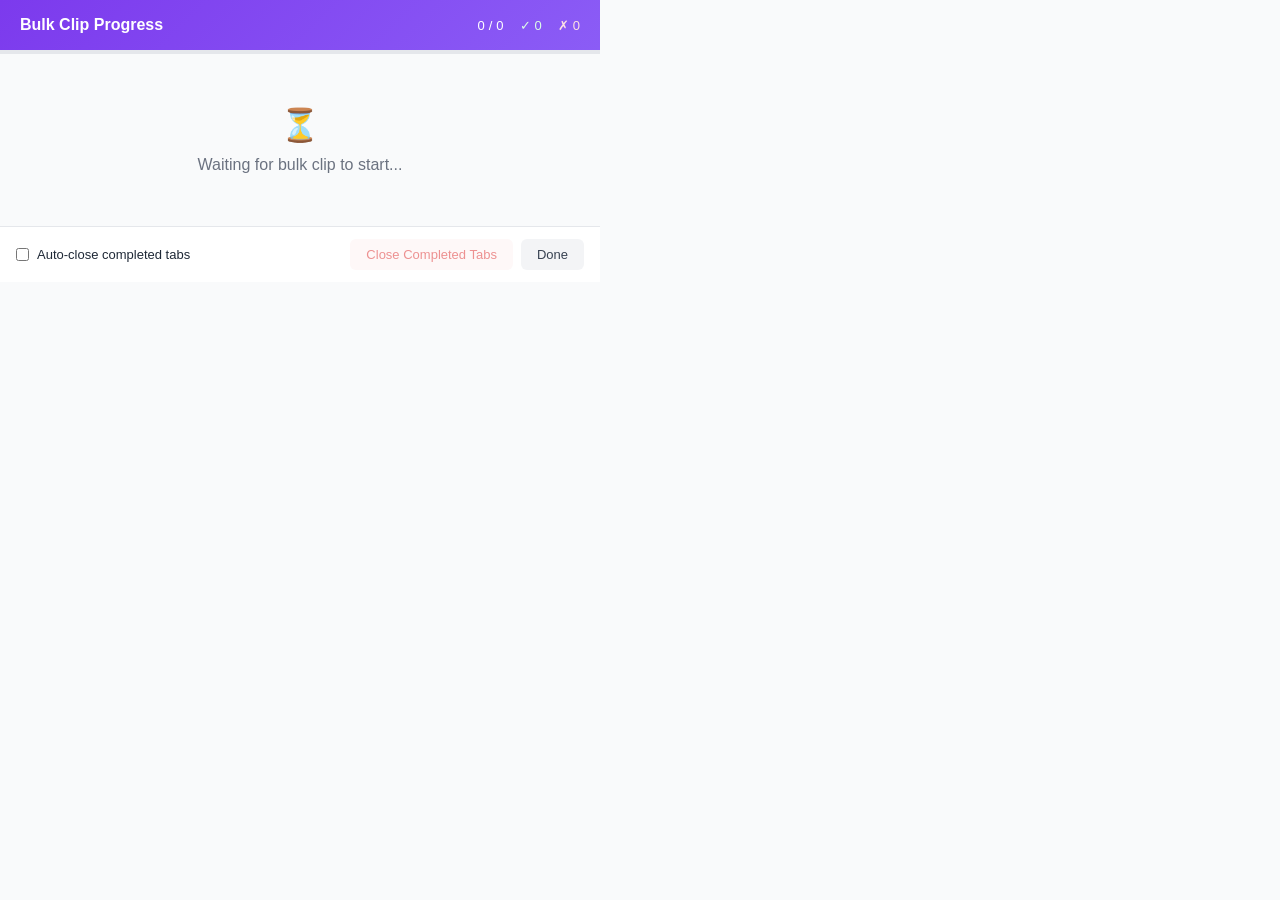
<file: bulk-clip-status.html>
<!DOCTYPE html>
<html lang="en">
<head>
  <meta charset="UTF-8">
  <meta name="viewport" content="width=device-width, initial-scale=1.0">
  <title>Bulk Clip Progress</title>
  <style>
    :root {
      --gray-50: #f9fafb;
      --gray-100: #f3f4f6;
      --gray-200: #e5e7eb;
      --gray-300: #d1d5db;
      --gray-400: #9ca3af;
      --gray-500: #6b7280;
      --gray-600: #4b5563;
      --gray-700: #374151;
      --gray-800: #1f2937;
      --gray-900: #111827;
      --purple-50: #f5f3ff;
      --purple-100: #ede9fe;
      --purple-500: #8b5cf6;
      --purple-600: #7c3aed;
      --green-50: #f0fdf4;
      --green-100: #dcfce7;
      --green-500: #22c55e;
      --green-600: #16a34a;
      --red-50: #fef2f2;
      --red-100: #fee2e2;
      --red-500: #ef4444;
      --red-600: #dc2626;
      --yellow-50: #fefce8;
      --yellow-100: #fef9c3;
      --yellow-500: #eab308;
      --blue-50: #eff6ff;
      --blue-100: #dbeafe;
      --blue-500: #3b82f6;
    }

    * {
      margin: 0;
      padding: 0;
      box-sizing: border-box;
    }

    body {
      font-family: -apple-system, BlinkMacSystemFont, 'Segoe UI', Roboto, sans-serif;
      background: var(--gray-50);
      min-width: 450px;
      max-width: 600px;
      color: var(--gray-800);
    }

    .header {
      background: linear-gradient(135deg, var(--purple-600), var(--purple-500));
      color: white;
      padding: 16px 20px;
      display: flex;
      justify-content: space-between;
      align-items: center;
    }

    .header h1 {
      font-size: 16px;
      font-weight: 600;
      display: flex;
      align-items: center;
      gap: 8px;
    }

    .header-stats {
      display: flex;
      gap: 16px;
      font-size: 13px;
    }

    .header-stat {
      display: flex;
      align-items: center;
      gap: 4px;
    }

    .progress-bar-container {
      background: var(--gray-200);
      height: 4px;
      width: 100%;
    }

    .progress-bar {
      background: var(--green-500);
      height: 100%;
      width: 0%;
      transition: width 0.3s ease;
    }

    .tabs-list {
      max-height: 400px;
      overflow-y: auto;
      padding: 12px;
    }

    .tab-item {
      background: white;
      border: 1px solid var(--gray-200);
      border-radius: 8px;
      padding: 12px;
      margin-bottom: 8px;
      display: flex;
      align-items: flex-start;
      gap: 12px;
      transition: all 0.2s ease;
    }

    .tab-item:hover {
      border-color: var(--gray-300);
    }

    .tab-item.success {
      background: var(--green-50);
      border-color: var(--green-100);
    }

    .tab-item.failed {
      background: var(--red-50);
      border-color: var(--red-100);
    }

    .tab-item.processing {
      background: var(--blue-50);
      border-color: var(--blue-100);
    }

    .tab-favicon {
      width: 20px;
      height: 20px;
      border-radius: 4px;
      flex-shrink: 0;
    }

    .tab-info {
      flex: 1;
      min-width: 0;
    }

    .tab-title {
      font-size: 13px;
      font-weight: 500;
      color: var(--gray-800);
      white-space: nowrap;
      overflow: hidden;
      text-overflow: ellipsis;
      margin-bottom: 4px;
    }

    .tab-url {
      font-size: 11px;
      color: var(--gray-500);
      white-space: nowrap;
      overflow: hidden;
      text-overflow: ellipsis;
    }

    .tab-status {
      display: flex;
      flex-direction: column;
      align-items: flex-end;
      gap: 4px;
      flex-shrink: 0;
    }

    .status-badge {
      font-size: 11px;
      padding: 3px 8px;
      border-radius: 12px;
      font-weight: 500;
    }

    .status-badge.pending {
      background: var(--gray-100);
      color: var(--gray-600);
    }

    .status-badge.processing {
      background: var(--blue-100);
      color: var(--blue-500);
    }

    .status-badge.success {
      background: var(--green-100);
      color: var(--green-600);
    }

    .status-badge.failed {
      background: var(--red-100);
      color: var(--red-600);
    }

    .processing-type {
      font-size: 10px;
      color: var(--gray-500);
    }

    .tab-actions {
      display: flex;
      gap: 4px;
      margin-top: 4px;
    }

    .tab-action-btn {
      background: none;
      border: none;
      font-size: 11px;
      color: var(--gray-500);
      cursor: pointer;
      padding: 2px 6px;
      border-radius: 4px;
      transition: all 0.15s ease;
    }

    .tab-action-btn:hover {
      background: var(--gray-100);
      color: var(--gray-700);
    }

    .tab-action-btn.close:hover {
      background: var(--red-50);
      color: var(--red-600);
    }

    .footer {
      background: white;
      border-top: 1px solid var(--gray-200);
      padding: 12px 16px;
      display: flex;
      justify-content: space-between;
      align-items: center;
    }

    .footer-actions {
      display: flex;
      gap: 8px;
    }

    .btn {
      padding: 8px 16px;
      border-radius: 6px;
      font-size: 13px;
      font-weight: 500;
      cursor: pointer;
      border: none;
      transition: all 0.15s ease;
    }

    .btn-primary {
      background: var(--purple-600);
      color: white;
    }

    .btn-primary:hover {
      background: var(--purple-500);
    }

    .btn-secondary {
      background: var(--gray-100);
      color: var(--gray-700);
    }

    .btn-secondary:hover {
      background: var(--gray-200);
    }

    .btn-danger {
      background: var(--red-50);
      color: var(--red-600);
    }

    .btn-danger:hover {
      background: var(--red-100);
    }

    .btn:disabled {
      opacity: 0.5;
      cursor: not-allowed;
    }

    .empty-state {
      text-align: center;
      padding: 40px 20px;
      color: var(--gray-500);
    }

    .empty-state-icon {
      font-size: 32px;
      margin-bottom: 12px;
    }

    .spinner {
      display: inline-block;
      width: 12px;
      height: 12px;
      border: 2px solid var(--blue-100);
      border-top-color: var(--blue-500);
      border-radius: 50%;
      animation: spin 0.8s linear infinite;
    }

    @keyframes spin {
      to { transform: rotate(360deg); }
    }
  </style>
</head>
<body>
  <div class="header">
    <h1>
      <span>Bulk Clip Progress</span>
    </h1>
    <div class="header-stats">
      <div class="header-stat">
        <span id="completed-count">0</span>/<span id="total-count">0</span>
      </div>
      <div class="header-stat" id="success-stat" style="color: var(--green-100);">
        ✓ <span id="success-count">0</span>
      </div>
      <div class="header-stat" id="failed-stat" style="color: var(--red-100);">
        ✗ <span id="failed-count">0</span>
      </div>
    </div>
  </div>

  <div class="progress-bar-container">
    <div class="progress-bar" id="progress-bar"></div>
  </div>

  <div class="tabs-list" id="tabs-list">
    <div class="empty-state">
      <div class="empty-state-icon">⏳</div>
      <p>Waiting for bulk clip to start...</p>
    </div>
  </div>

  <div class="footer">
    <div>
      <label style="font-size: 13px; display: flex; align-items: center; gap: 8px; cursor: pointer;">
        <input type="checkbox" id="auto-close-tabs">
        Auto-close completed tabs
      </label>
    </div>
    <div class="footer-actions">
      <button class="btn btn-danger" id="close-completed-btn" disabled>
        Close Completed Tabs
      </button>
      <button class="btn btn-secondary" id="close-popup-btn">
        Done
      </button>
    </div>
  </div>

  <script src="bulk-clip-status.js"></script>
</body>
</html>
</file>
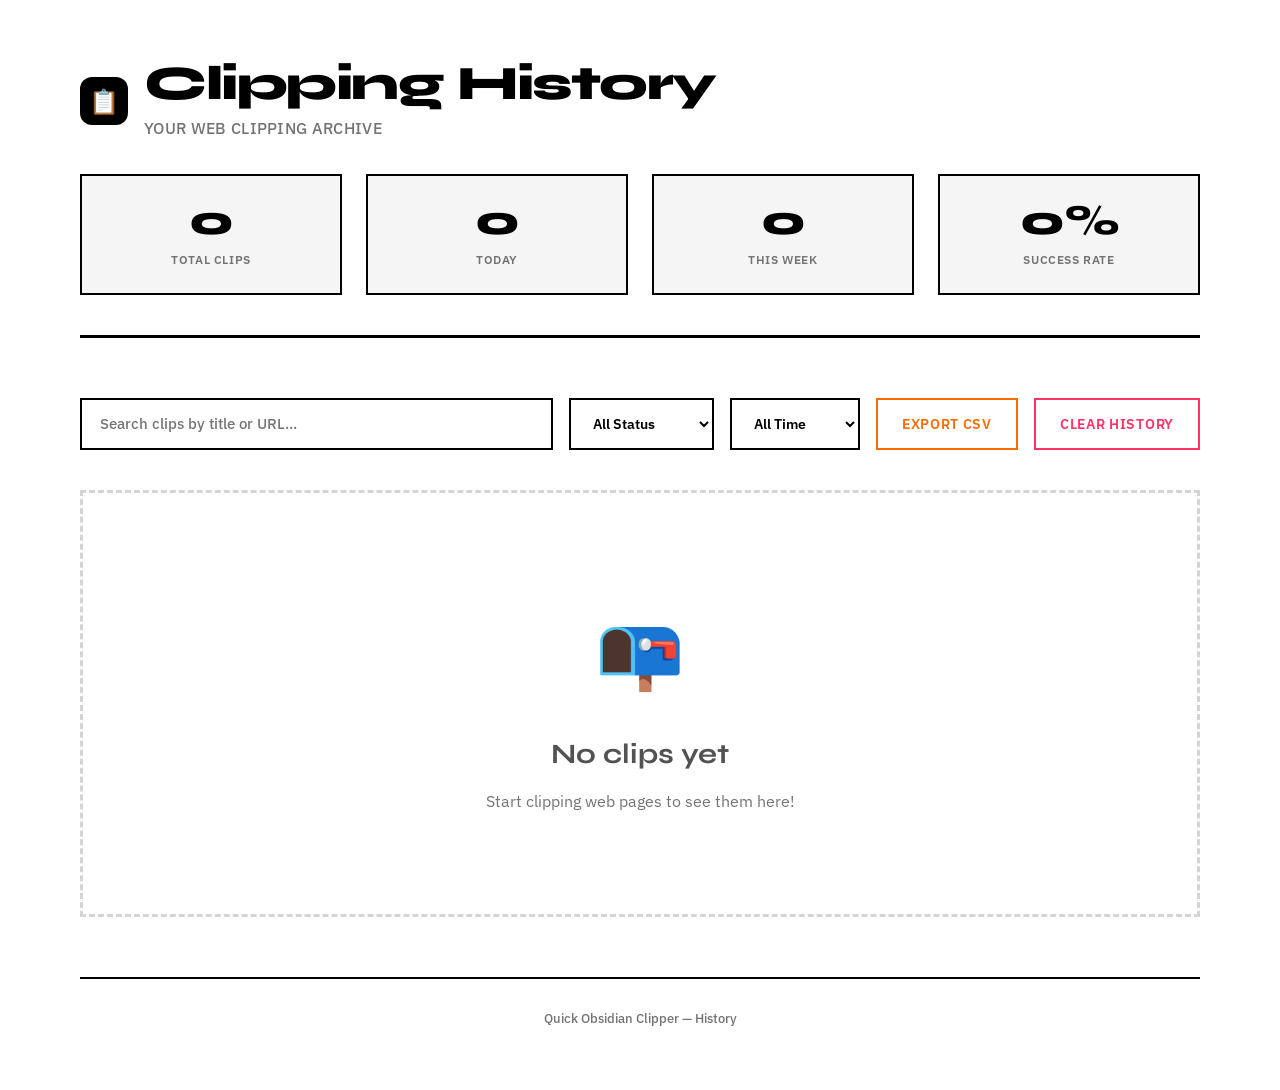
<file: history.html>
<!DOCTYPE html>
<html lang="en">
<head>
  <meta charset="UTF-8">
  <meta name="viewport" content="width=device-width, initial-scale=1.0">
  <title>Clipping History — Quick Obsidian Clipper</title>
  <link rel="preconnect" href="https://fonts.googleapis.com">
  <link rel="preconnect" href="https://fonts.gstatic.com" crossorigin>
  <link href="https://fonts.googleapis.com/css2?family=Syne:wght@700;800&family=IBM+Plex+Sans:wght@400;500;600&family=JetBrains+Mono:wght@400;500&display=swap" rel="stylesheet">
  <style>
    :root {
      --black: #000000;
      --white: #ffffff;
      --gray-100: #f5f5f5;
      --gray-200: #e5e5e5;
      --gray-300: #d4d4d4;
      --gray-400: #a3a3a3;
      --gray-500: #737373;
      --gray-600: #525252;
      --gray-700: #404040;
      --gray-800: #262626;
      --gray-900: #171717;
      --accent: #FF6B00;
      --accent-dark: #E05F00;
      --success: #00FF87;
      --success-dark: #00CC6A;
      --error: #FF3366;
      --error-dark: #E02D5A;
      --code-bg: #F9FAFB;
      --border: #E5E7EB;
    }

    * {
      margin: 0;
      padding: 0;
      box-sizing: border-box;
    }

    body {
      font-family: 'IBM Plex Sans', -apple-system, BlinkMacSystemFont, sans-serif;
      background: var(--white);
      color: var(--black);
      line-height: 1.6;
      padding: 0;
      margin: 0;
      min-height: 100vh;
      -webkit-font-smoothing: antialiased;
      -moz-osx-font-smoothing: grayscale;
    }

    .container {
      max-width: 1200px;
      margin: 0 auto;
      padding: 60px 40px;
    }

    /* Header */
    header {
      margin-bottom: 60px;
      border-bottom: 3px solid var(--black);
      padding-bottom: 40px;
    }

    .logo {
      display: flex;
      align-items: center;
      gap: 16px;
      margin-bottom: 24px;
    }

    .logo-icon {
      width: 48px;
      height: 48px;
      background: var(--black);
      border-radius: 12px;
      display: flex;
      align-items: center;
      justify-content: center;
      font-size: 24px;
      transition: transform 0.3s ease;
    }

    .logo-icon:hover {
      transform: rotate(-5deg) scale(1.05);
    }

    h1 {
      font-family: 'Syne', sans-serif;
      font-weight: 800;
      font-size: 48px;
      letter-spacing: -0.03em;
      line-height: 1;
      margin: 0;
    }

    .subtitle {
      font-size: 16px;
      color: var(--gray-500);
      font-weight: 500;
      letter-spacing: 0.02em;
      text-transform: uppercase;
      margin-top: 8px;
    }

    /* Stats Grid */
    .stats {
      display: grid;
      grid-template-columns: repeat(4, 1fr);
      gap: 24px;
      margin-top: 32px;
    }

    @media (max-width: 768px) {
      .stats {
        grid-template-columns: repeat(2, 1fr);
      }
    }

    .stat {
      text-align: center;
      padding: 24px;
      background: var(--gray-100);
      border: 2px solid var(--black);
      transition: all 0.2s ease;
    }

    .stat:hover {
      box-shadow: 4px 4px 0 var(--black);
      transform: translate(-2px, -2px);
    }

    .stat-value {
      font-family: 'Syne', sans-serif;
      font-size: 42px;
      font-weight: 800;
      line-height: 1;
      margin-bottom: 8px;
      color: var(--black);
    }

    .stat-label {
      font-size: 12px;
      font-weight: 600;
      text-transform: uppercase;
      letter-spacing: 0.05em;
      color: var(--gray-500);
    }

    /* Filters */
    .filters {
      display: flex;
      gap: 16px;
      margin-bottom: 40px;
      flex-wrap: wrap;
    }

    #search {
      flex: 1;
      min-width: 200px;
      padding: 14px 18px;
      border: 2px solid var(--black);
      font-family: 'IBM Plex Sans', sans-serif;
      font-size: 15px;
      font-weight: 500;
      transition: all 0.2s ease;
    }

    #search:focus {
      outline: none;
      box-shadow: 4px 4px 0 var(--black);
      transform: translate(-2px, -2px);
    }

    select {
      padding: 14px 18px;
      border: 2px solid var(--black);
      background: var(--white);
      font-family: 'IBM Plex Sans', sans-serif;
      font-size: 14px;
      font-weight: 600;
      cursor: pointer;
      transition: all 0.2s ease;
    }

    select:hover {
      background: var(--gray-100);
    }

    .btn {
      padding: 14px 24px;
      font-family: 'IBM Plex Sans', sans-serif;
      font-size: 14px;
      font-weight: 600;
      text-transform: uppercase;
      letter-spacing: 0.05em;
      border: 2px solid var(--black);
      cursor: pointer;
      transition: all 0.2s ease;
      position: relative;
      overflow: hidden;
      background: var(--white);
    }

    .btn:hover {
      background: var(--black);
      color: var(--white);
    }

    .btn:active {
      transform: translate(2px, 2px);
    }

    #export-history {
      color: var(--accent);
      border-color: var(--accent);
    }

    #export-history:hover {
      background: var(--accent);
      color: var(--white);
    }

    #clear-history {
      color: var(--error);
      border-color: var(--error);
    }

    #clear-history:hover {
      background: var(--error);
      color: var(--white);
    }

    /* History List */
    .history-list {
      min-height: 400px;
    }

    .clip-item {
      padding: 24px;
      margin-bottom: 20px;
      border: 2px solid var(--black);
      transition: all 0.2s ease;
      position: relative;
    }

    .clip-item:hover {
      box-shadow: 6px 6px 0 var(--black);
      transform: translate(-3px, -3px);
    }

    .clip-item.success {
      border-left: 6px solid var(--success);
    }

    .clip-item.failed {
      border-left: 6px solid var(--error);
      background: #FFF5F7;
    }

    .clip-header {
      display: flex;
      justify-content: space-between;
      align-items: start;
      margin-bottom: 16px;
      gap: 16px;
    }

    .clip-title {
      font-family: 'Syne', sans-serif;
      font-size: 20px;
      font-weight: 700;
      color: var(--black);
      flex: 1;
      line-height: 1.3;
      letter-spacing: -0.02em;
    }

    .clip-status {
      padding: 6px 14px;
      font-size: 11px;
      font-weight: 600;
      text-transform: uppercase;
      letter-spacing: 0.05em;
      border: 2px solid;
      white-space: nowrap;
    }

    .status-success {
      background: var(--success);
      color: var(--black);
      border-color: var(--black);
    }

    .status-failed {
      background: var(--error);
      color: var(--white);
      border-color: var(--black);
    }

    .clip-meta {
      display: flex;
      gap: 24px;
      margin-bottom: 16px;
      font-size: 14px;
      color: var(--gray-600);
    }

    .clip-url {
      flex: 1;
      overflow: hidden;
      text-overflow: ellipsis;
      white-space: nowrap;
    }

    .clip-url a {
      color: var(--accent);
      text-decoration: none;
      font-family: 'JetBrains Mono', monospace;
      font-size: 13px;
    }

    .clip-url a:hover {
      text-decoration: underline;
    }

    .clip-time {
      white-space: nowrap;
      font-weight: 600;
      font-family: 'JetBrains Mono', monospace;
      font-size: 13px;
    }

    .clip-error {
      background: #FEE2E2;
      border: 2px solid var(--error);
      padding: 12px 16px;
      color: #991B1B;
      font-size: 13px;
      margin-bottom: 16px;
      font-family: 'JetBrains Mono', monospace;
    }

    .clip-actions {
      display: flex;
      gap: 10px;
      flex-wrap: wrap;
    }

    .action-btn {
      padding: 10px 16px;
      font-size: 12px;
      font-weight: 600;
      text-transform: uppercase;
      letter-spacing: 0.03em;
      border: 2px solid var(--black);
      background: var(--white);
      cursor: pointer;
      transition: all 0.15s ease;
      font-family: 'IBM Plex Sans', sans-serif;
    }

    .action-btn:hover {
      background: var(--black);
      color: var(--white);
      transform: translateY(-2px);
    }

    .action-btn.delete-btn:hover {
      background: var(--error);
      border-color: var(--error);
    }

    .action-btn.reclip-btn:hover {
      background: var(--success);
      border-color: var(--success);
      color: var(--black);
    }

    .action-btn.open-url-btn:hover {
      background: var(--accent);
      border-color: var(--accent);
    }

    /* Empty State */
    .empty {
      text-align: center;
      padding: 100px 20px;
      border: 3px dashed var(--gray-300);
    }

    .empty-icon {
      font-size: 72px;
      margin-bottom: 24px;
    }

    .empty-title {
      font-family: 'Syne', sans-serif;
      font-size: 28px;
      font-weight: 700;
      color: var(--gray-600);
      margin-bottom: 12px;
    }

    .empty-text {
      font-size: 16px;
      color: var(--gray-500);
    }

    /* Footer */
    footer {
      margin-top: 60px;
      padding-top: 30px;
      border-top: 2px solid var(--black);
      text-align: center;
      font-size: 13px;
      color: var(--gray-500);
      font-weight: 500;
    }
  </style>
</head>
<body>
  <div class="container">
    <header>
      <div class="logo">
        <div class="logo-icon">📋</div>
        <div>
          <h1>Clipping History</h1>
          <div class="subtitle">Your Web Clipping Archive</div>
        </div>
      </div>
      <div class="stats">
        <div class="stat">
          <div class="stat-value" id="total-clips">0</div>
          <div class="stat-label">Total Clips</div>
        </div>
        <div class="stat">
          <div class="stat-value" id="today-clips">0</div>
          <div class="stat-label">Today</div>
        </div>
        <div class="stat">
          <div class="stat-value" id="week-clips">0</div>
          <div class="stat-label">This Week</div>
        </div>
        <div class="stat">
          <div class="stat-value" id="success-rate">0%</div>
          <div class="stat-label">Success Rate</div>
        </div>
      </div>
    </header>

    <div class="filters">
      <input type="search" id="search" placeholder="Search clips by title or URL...">
      <select id="filter-status">
        <option value="all">All Status</option>
        <option value="success">Success Only</option>
        <option value="failed">Failed Only</option>
      </select>
      <select id="filter-time">
        <option value="all">All Time</option>
        <option value="today">Today</option>
        <option value="week">This Week</option>
        <option value="month">This Month</option>
      </select>
      <button class="btn" id="export-history">Export CSV</button>
      <button class="btn" id="clear-history">Clear History</button>
    </div>

    <div class="history-list" id="history-list">
      <div class="empty">
        <div class="empty-icon">📭</div>
        <div class="empty-title">No clips yet</div>
        <div class="empty-text">Start clipping web pages to see them here!</div>
      </div>
    </div>

    <footer>
      <div>Quick Obsidian Clipper — History</div>
    </footer>
  </div>

  <script type="module" src="history.js"></script>
</body>
</html>
</file>
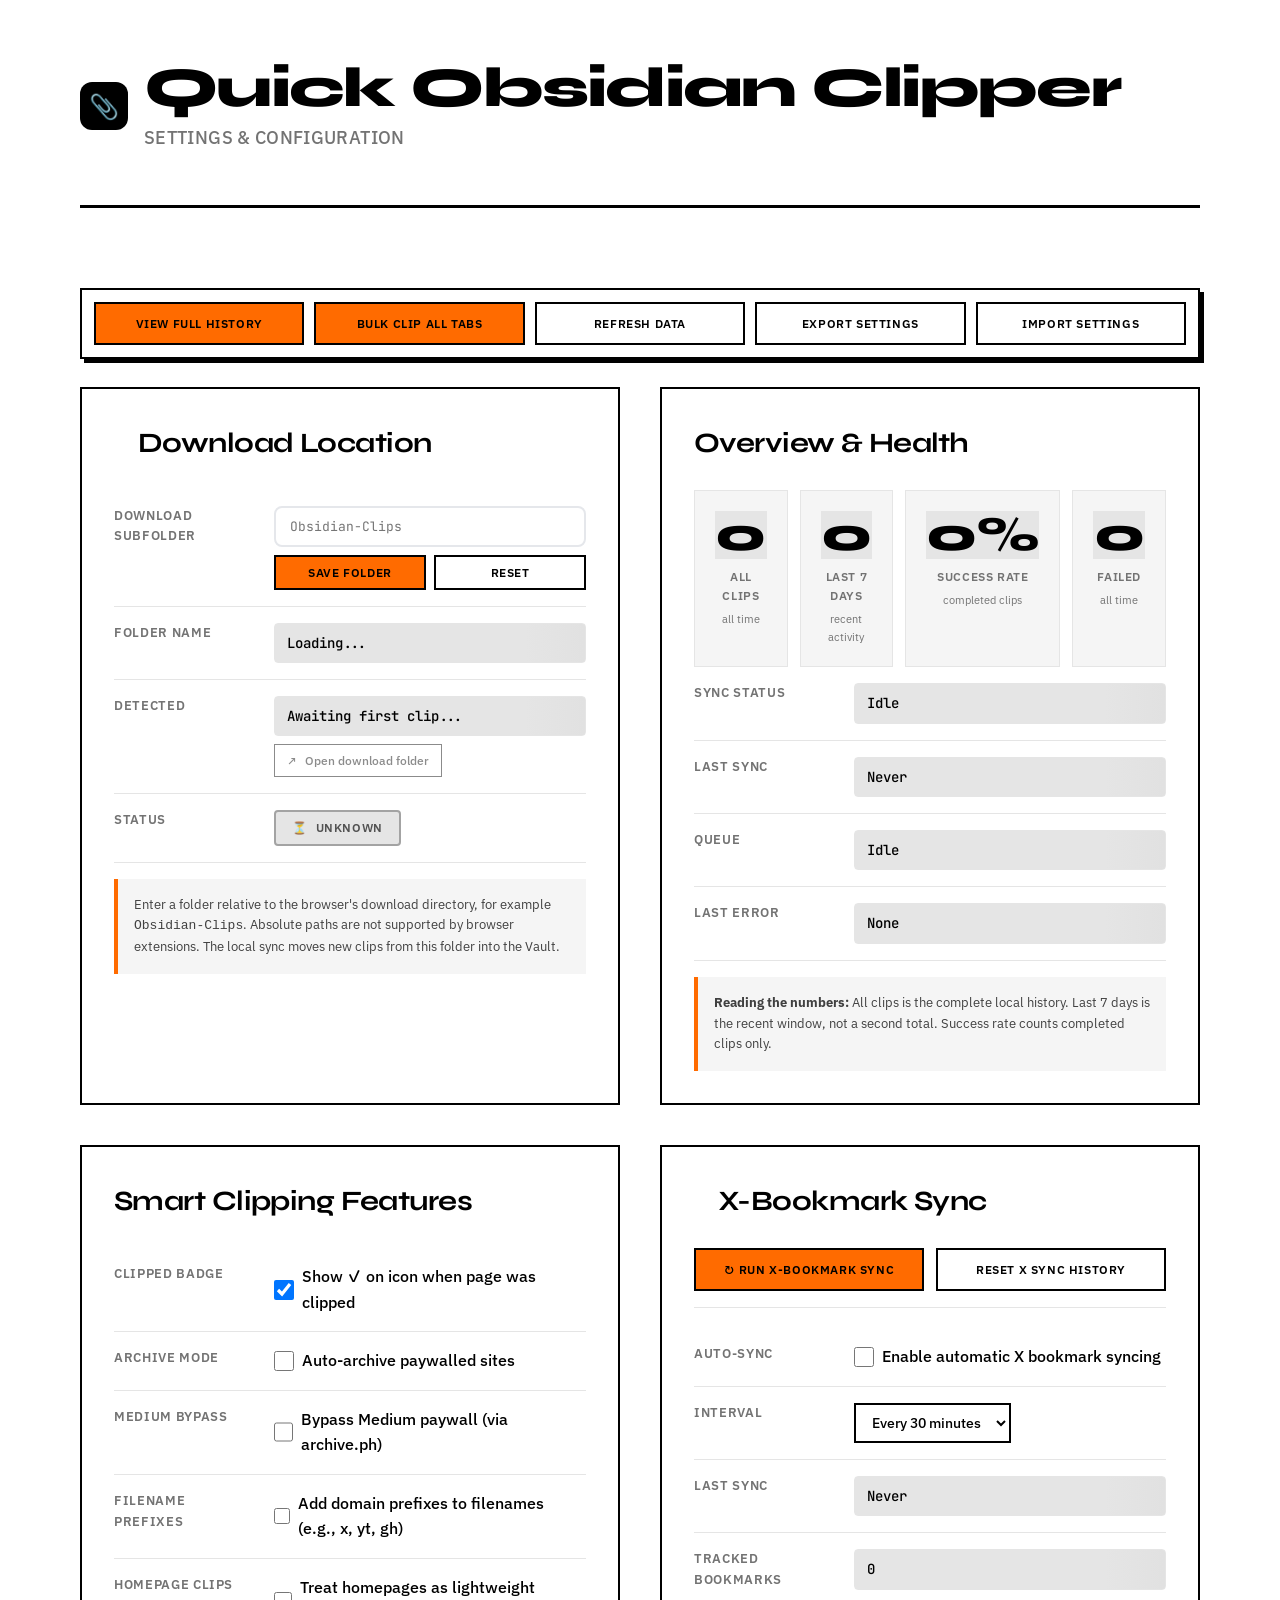
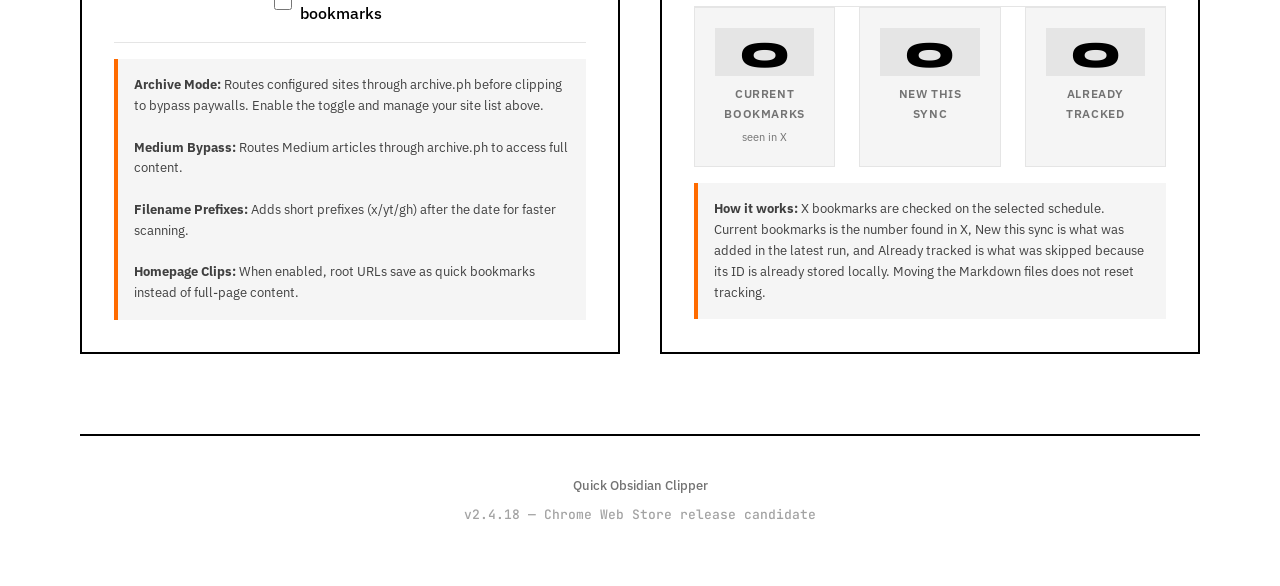
<file: options-redesigned.html>
<!DOCTYPE html>
<html lang="en">
<head>
  <meta charset="UTF-8">
  <meta name="viewport" content="width=device-width, initial-scale=1.0">
  <title>Obsidian Clipper — Settings</title>
  <link rel="preconnect" href="https://fonts.googleapis.com">
  <link rel="preconnect" href="https://fonts.gstatic.com" crossorigin>
  <link href="https://fonts.googleapis.com/css2?family=Syne:wght@700;800&family=IBM+Plex+Sans:wght@400;500;600&family=JetBrains+Mono:wght@400;500&display=swap" rel="stylesheet">
  <style>
    :root {
      --black: #000000;
      --white: #ffffff;
      --gray-100: #f5f5f5;
      --gray-200: #e5e5e5;
      --gray-300: #d4d4d4;
      --gray-400: #a3a3a3;
      --gray-500: #737373;
      --gray-600: #525252;
      --gray-700: #404040;
      --gray-800: #262626;
      --gray-900: #171717;
      --accent: #FF6B00;
      --accent-dark: #E05F00;
      --success: #00FF87;
      --error: #FF3366;
      --code-bg: #F9FAFB;
      --border: #E5E7EB;
    }

    * {
      margin: 0;
      padding: 0;
      box-sizing: border-box;
    }

    body {
      font-family: 'IBM Plex Sans', -apple-system, BlinkMacSystemFont, sans-serif;
      background: var(--white);
      color: var(--black);
      line-height: 1.6;
      padding: 0;
      margin: 0;
      min-height: 100vh;
      -webkit-font-smoothing: antialiased;
      -moz-osx-font-smoothing: grayscale;
    }

    .container {
      max-width: 1200px;
      margin: 0 auto;
      padding: 60px 40px;
    }

    /* Header */
    header {
      margin-bottom: 80px;
      border-bottom: 3px solid var(--black);
      padding-bottom: 40px;
    }

    .logo {
      display: flex;
      align-items: center;
      gap: 16px;
      margin-bottom: 12px;
    }

    .logo-icon {
      width: 48px;
      height: 48px;
      background: var(--black);
      border-radius: 12px;
      display: flex;
      align-items: center;
      justify-content: center;
      font-size: 24px;
      transition: transform 0.3s ease;
    }

    .logo-icon:hover {
      transform: rotate(-5deg) scale(1.05);
    }

    h1 {
      font-family: 'Syne', sans-serif;
      font-weight: 800;
      font-size: 56px;
      letter-spacing: -0.03em;
      line-height: 1;
      margin: 0;
    }

    .subtitle {
      font-size: 18px;
      color: var(--gray-500);
      font-weight: 500;
      letter-spacing: 0.02em;
      text-transform: uppercase;
      margin-top: 8px;
    }

    /* Grid Layout */
    .grid {
      display: grid;
      grid-template-columns: 1fr 1fr;
      gap: 40px;
      margin-bottom: 60px;
    }

    @media (max-width: 768px) {
      .container {
        padding: 28px 16px;
      }

      header {
        margin-bottom: 32px;
        padding-bottom: 24px;
      }

      .logo {
        align-items: flex-start;
      }

      .logo > div:last-child {
        min-width: 0;
      }

      .logo-icon {
        width: 40px;
        height: 40px;
        flex: 0 0 40px;
        font-size: 20px;
      }

      h1 {
        font-size: 34px;
        overflow-wrap: anywhere;
      }

      .subtitle {
        font-size: 13px;
      }

      .grid {
        grid-template-columns: minmax(0, 1fr);
        gap: 24px;
        margin-bottom: 36px;
      }

      .section {
        padding: 20px;
        min-width: 0;
      }

      .section-title {
        font-size: 23px;
      }

      .data-row {
        grid-template-columns: 1fr;
        gap: 8px;
      }

      .data-row > *,
      .stats > * {
        min-width: 0;
      }

      .stats.health-stats {
        grid-template-columns: repeat(2, 1fr);
      }

      .stats {
        gap: 8px;
      }

      .stat {
        padding: 14px 8px;
      }

      .stat-value {
        font-size: 36px;
      }

      .sync-actions {
        flex-direction: column;
      }

      .container .actions {
        grid-template-columns: 1fr 1fr;
        position: static;
      }

      .container .actions .btn:first-child {
        grid-column: 1 / -1;
      }

      .container .actions .btn {
        font-size: 10px;
        letter-spacing: 0.02em;
      }
    }

    /* Section */
    .section {
      background: var(--white);
      border: 2px solid var(--black);
      padding: 32px;
      position: relative;
      transition: all 0.3s ease;
    }

    .section:hover {
      box-shadow: 8px 8px 0 var(--black);
      transform: translate(-2px, -2px);
    }

    .section-header {
      margin-bottom: 24px;
      display: flex;
      align-items: center;
      justify-content: space-between;
    }

    .section-title {
      font-family: 'Syne', sans-serif;
      font-weight: 700;
      font-size: 28px;
      letter-spacing: -0.02em;
      display: flex;
      align-items: center;
      gap: 12px;
    }

    /* Status LED */
    .status-led {
      width: 12px;
      height: 12px;
      border-radius: 50%;
      position: relative;
      animation: pulse 2s infinite;
    }

    .status-led.active {
      background: var(--success);
      box-shadow: 0 0 0 4px rgba(0, 255, 135, 0.2);
    }

    .status-led.inactive {
      background: var(--gray-300);
    }

    @keyframes pulse {
      0%, 100% {
        opacity: 1;
      }
      50% {
        opacity: 0.6;
      }
    }

    /* Data Display */
    .data-row {
      display: grid;
      grid-template-columns: 140px 1fr;
      gap: 20px;
      padding: 16px 0;
      border-bottom: 1px solid var(--gray-200);
    }

    .data-row:last-child {
      border-bottom: none;
    }

    .data-label {
      font-size: 13px;
      font-weight: 600;
      text-transform: uppercase;
      letter-spacing: 0.05em;
      color: var(--gray-500);
    }

    .data-value {
      font-family: 'JetBrains Mono', monospace;
      font-size: 14px;
      font-weight: 500;
      color: var(--black);
      word-break: break-all;
      background: var(--code-bg);
      padding: 8px 12px;
      border-radius: 4px;
      border: 1px solid var(--gray-200);
    }

    /* Status Badge */
    .status-badge {
      display: inline-flex;
      align-items: center;
      gap: 8px;
      padding: 6px 16px;
      border-radius: 4px;
      font-size: 12px;
      font-weight: 600;
      text-transform: uppercase;
      letter-spacing: 0.05em;
      border: 2px solid;
    }

    .status-badge.detected {
      background: var(--success);
      color: var(--black);
      border-color: var(--black);
    }

    .status-badge.unknown {
      background: var(--gray-200);
      color: var(--gray-600);
      border-color: var(--gray-400);
    }

    /* Stats Display */
    .stats {
      display: grid;
      grid-template-columns: repeat(3, 1fr);
      gap: 24px;
    }

    .stats.health-stats {
      grid-template-columns: repeat(4, 1fr);
      gap: 12px;
    }

    .stat {
      text-align: center;
      padding: 20px;
      background: var(--gray-100);
      border: 1px solid var(--gray-200);
      transition: all 0.2s ease;
    }

    .stat:hover {
      background: var(--gray-200);
      transform: translateY(-2px);
    }

    .stat-value {
      font-family: 'Syne', sans-serif;
      font-size: 48px;
      font-weight: 800;
      line-height: 1;
      margin-bottom: 8px;
      color: var(--black);
    }

    .stat-label {
      font-size: 12px;
      font-weight: 600;
      text-transform: uppercase;
      letter-spacing: 0.05em;
      color: var(--gray-500);
    }

    .stat-note {
      margin-top: 6px;
      font-size: 11px;
      color: var(--gray-500);
    }

    .sync-actions {
      display: flex;
      gap: 12px;
      margin: 0 0 20px;
      padding-bottom: 16px;
      border-bottom: 1px solid var(--gray-200);
    }

    .sync-actions .btn {
      padding: 12px 16px;
      font-size: 12px;
    }

    .path-action {
      display: inline-flex;
      align-items: center;
      gap: 8px;
      margin-top: 8px;
      padding: 8px 12px;
      border: 1px solid var(--black);
      background: var(--white);
      color: var(--black);
      font: 500 12px 'IBM Plex Sans', sans-serif;
      cursor: pointer;
    }

    .path-action:hover:not(:disabled) {
      background: var(--gray-100);
    }

    .path-action:disabled {
      opacity: 0.45;
      cursor: not-allowed;
    }

    /* Buttons */
    .actions {
      display: grid;
      grid-template-columns: repeat(5, minmax(0, 1fr));
      gap: 10px;
      margin: 0 0 28px;
      padding: 12px;
      position: sticky;
      top: 12px;
      z-index: 20;
      background: rgba(255, 255, 255, 0.96);
      border: 2px solid var(--black);
      box-shadow: 4px 4px 0 var(--black);
      backdrop-filter: blur(8px);
    }

    .actions .btn {
      min-width: 0;
      padding: 12px 10px;
      font-size: 12px;
    }

    .btn {
      flex: 1;
      padding: 18px 32px;
      font-family: 'IBM Plex Sans', sans-serif;
      font-size: 15px;
      font-weight: 600;
      text-transform: uppercase;
      letter-spacing: 0.05em;
      border: 2px solid var(--black);
      cursor: pointer;
      transition: all 0.2s ease;
      position: relative;
      overflow: hidden;
    }

    .btn:before {
      content: '';
      position: absolute;
      top: 0;
      left: -100%;
      width: 100%;
      height: 100%;
      background: var(--black);
      transition: left 0.3s ease;
      z-index: 0;
    }

    .btn:hover:before {
      left: 0;
    }

    .btn span {
      position: relative;
      z-index: 1;
      transition: color 0.3s ease;
    }

    .btn:hover span {
      color: var(--white);
    }

    .btn-primary {
      background: var(--accent);
      color: var(--black);
      border-color: var(--black);
    }

    .btn-primary:before {
      background: var(--black);
    }

    .btn-secondary {
      background: var(--white);
      color: var(--black);
      border-color: var(--black);
    }

    .btn:active {
      transform: translate(2px, 2px);
    }

    /* Help Text */
    .help-text {
      margin-top: 16px;
      padding: 16px;
      background: var(--gray-100);
      border-left: 4px solid var(--accent);
      font-size: 13px;
      line-height: 1.6;
      color: var(--gray-700);
    }

    /* Footer */
    footer {
      margin-top: 80px;
      padding-top: 40px;
      border-top: 2px solid var(--black);
      text-align: center;
      font-size: 13px;
      color: var(--gray-500);
      font-weight: 500;
    }

    .version {
      font-family: 'JetBrains Mono', monospace;
      color: var(--gray-400);
      margin-top: 8px;
    }

    /* Loading Animation */
    @keyframes shimmer {
      0% {
        background-position: -1000px 0;
      }
      100% {
        background-position: 1000px 0;
      }
    }

    .loading {
      background: linear-gradient(90deg, var(--gray-200) 25%, var(--gray-300) 50%, var(--gray-200) 75%);
      background-size: 1000px 100%;
      animation: shimmer 2s infinite;
    }

    @media (prefers-reduced-motion: reduce) {
      .status-led,
      .loading {
        animation: none;
      }

      .section,
      .logo-icon,
      .btn,
      .btn::before,
      .path-action {
        transition: none;
      }

      .section:hover,
      .logo-icon:hover {
        transform: none;
      }
    }
  </style>
</head>
<body>
  <div class="container">
    <header>
      <div class="logo">
        <div class="logo-icon">📎</div>
        <div>
          <h1>Quick Obsidian Clipper</h1>
          <div class="subtitle">Settings & Configuration</div>
        </div>
      </div>
    </header>

    <!-- Main Actions -->
    <div class="actions" aria-label="Quick actions">
      <button class="btn btn-primary" id="view-history">
        <span>View Full History</span>
      </button>
      <button class="btn btn-primary" id="bulk-clip-tabs" title="Clip all tabs in current window (Ctrl+Shift+A)">
        <span>Bulk Clip All Tabs</span>
      </button>
      <button class="btn btn-secondary" id="refresh-stats">
        <span>Refresh Data</span>
      </button>
      <button class="btn btn-secondary" id="export-settings">
        <span>Export Settings</span>
      </button>
      <button class="btn btn-secondary" id="import-settings">
        <span>Import Settings</span>
      </button>
      <input type="file" id="import-file-input" accept=".json" style="display: none;">
    </div>

    <div class="grid">
      <!-- Download Location Section -->
      <div class="section">
        <div class="section-header">
          <h2 class="section-title">
            <span class="status-led" id="status-led"></span>
            Download Location
          </h2>
        </div>

        <div class="data-row">
          <div class="data-label">Download Subfolder</div>
          <div style="width: 100%;">
            <div style="display: flex; gap: 8px; margin-bottom: 8px;">
              <input type="text" id="custom-download-path" placeholder="Obsidian-Clips"
                     style="flex: 1; min-width: 0; padding: 10px 14px; border: 2px solid var(--border); border-radius: 8px; font-family: 'JetBrains Mono', monospace; font-size: 13px;">
            </div>
            <div style="display: flex; gap: 8px;">
              <button id="save-custom-path" class="btn btn-primary" style="padding: 8px 16px; font-size: 12px;">
                <span>Save Folder</span>
              </button>
              <button id="clear-custom-path" class="btn btn-secondary" style="padding: 8px 16px; font-size: 12px;">
                <span>Reset</span>
              </button>
            </div>
          </div>
        </div>

        <div class="data-row">
          <div class="data-label">Folder Name</div>
          <div class="data-value loading" id="requested-folder">Loading...</div>
        </div>

        <div class="data-row">
          <div class="data-label">Detected</div>
          <div>
            <div class="data-value loading" id="actual-path">Awaiting first clip...</div>
            <button class="path-action" id="show-download-location" type="button" disabled>
              <span>↗</span><span>Open download folder</span>
            </button>
          </div>
        </div>

        <div class="data-row">
          <div class="data-label">Status</div>
          <div>
            <span class="status-badge unknown" id="path-status">
              <span>⏳</span>
              <span>Unknown</span>
            </span>
          </div>
        </div>

        <div class="help-text">
          Enter a folder relative to the browser's download directory, for example
          <code>Obsidian-Clips</code>. Absolute paths are not supported by browser
          extensions. The local sync moves new clips from this folder into the Vault.
        </div>
      </div>

      <!-- Statistics Section -->
      <div class="section">
        <div class="section-header">
          <h2 class="section-title">Overview &amp; Health</h2>
        </div>

        <div class="stats health-stats">
          <div class="stat">
            <div class="stat-value loading" id="total-clips">0</div>
            <div class="stat-label">All clips</div>
            <div class="stat-note">all time</div>
          </div>
          <div class="stat">
            <div class="stat-value loading" id="clips-7d">0</div>
            <div class="stat-label">Last 7 days</div>
            <div class="stat-note">recent activity</div>
          </div>
          <div class="stat">
            <div class="stat-value loading" id="success-rate">0%</div>
            <div class="stat-label">Success rate</div>
            <div class="stat-note">completed clips</div>
          </div>
          <div class="stat">
            <div class="stat-value loading" id="failed-clips">0</div>
            <div class="stat-label">Failed</div>
            <div class="stat-note">all time</div>
          </div>
        </div>

        <div class="data-row">
          <div class="data-label">Sync Status</div>
          <div class="data-value loading" id="sync-status">Idle</div>
        </div>

        <div class="data-row">
          <div class="data-label">Last Sync</div>
          <div class="data-value loading" id="last-sync-overview">Never</div>
        </div>

        <div class="data-row">
          <div class="data-label">Queue</div>
          <div class="data-value loading" id="queue-state">Idle</div>
        </div>

        <div class="data-row">
          <div class="data-label">Last Error</div>
          <div class="data-value loading" id="last-error">None</div>
        </div>

        <div class="help-text">
          <strong>Reading the numbers:</strong> All clips is the complete local history. Last 7 days is the recent window, not a second total. Success rate counts completed clips only.
        </div>
      </div>
      <!-- Phase 2 Features Section -->
      <div class="section">
        <div class="section-header">
          <h2 class="section-title">Smart Clipping Features</h2>
        </div>

        <div class="data-row">
          <div class="data-label">Clipped Badge</div>
          <div>
            <label style="display: flex; align-items: center; gap: 8px; cursor: pointer;">
              <input type="checkbox" id="enable-clipped-badge" style="width: 20px; height: 20px; cursor: pointer;" checked>
              <span style="font-weight: 500;">Show ✓ on icon when page was clipped</span>
            </label>
          </div>
        </div>

        <div class="data-row">
          <div class="data-label">Archive Mode</div>
          <div>
            <label style="display: flex; align-items: center; gap: 8px; cursor: pointer;">
              <input type="checkbox" id="enable-archive-mode" style="width: 20px; height: 20px; cursor: pointer;">
              <span style="font-weight: 500;">Auto-archive paywalled sites</span>
            </label>
          </div>
        </div>

        <!-- Site Management for Archive Mode -->
        <div class="data-row" id="archive-sites-section" style="display: none;">
          <div class="data-label">Managed Sites</div>
          <div style="width: 100%;">
            <div style="display: flex; gap: 8px; margin-bottom: 12px;">
              <input type="text" id="new-archive-site" placeholder="Add site (e.g., example.com)"
                     style="flex: 1; padding: 10px 14px; border: 2px solid var(--border); border-radius: 8px; font-family: 'JetBrains Mono', monospace; font-size: 13px;">
              <button id="add-archive-site" class="button button-secondary" style="padding: 10px 16px; white-space: nowrap;">
                <span>+ Add</span>
              </button>
            </div>
            <div id="archive-sites-list" style="max-height: 200px; overflow-y: auto; border: 2px solid var(--border); border-radius: 8px; padding: 8px;">
              <!-- Sites will be populated by JavaScript -->
            </div>
            <div style="margin-top: 8px; font-size: 12px; color: var(--gray-500);">
              <span id="archive-sites-count">0</span> sites configured
            </div>
          </div>
        </div>

        <div class="data-row">
          <div class="data-label">Medium Bypass</div>
          <div>
            <label style="display: flex; align-items: center; gap: 8px; cursor: pointer;">
              <input type="checkbox" id="enable-medium-bypass" style="width: 20px; height: 20px; cursor: pointer;">
              <span style="font-weight: 500;">Bypass Medium paywall (via archive.ph)</span>
            </label>
          </div>
        </div>

        <div class="data-row">
          <div class="data-label">Filename Prefixes</div>
          <div>
            <label style="display: flex; align-items: center; gap: 8px; cursor: pointer;">
              <input type="checkbox" id="enable-domain-prefixes" style="width: 20px; height: 20px; cursor: pointer;">
              <span style="font-weight: 500;">Add domain prefixes to filenames (e.g., x, yt, gh)</span>
            </label>
          </div>
        </div>

        <div class="data-row">
          <div class="data-label">Homepage Clips</div>
          <div>
            <label style="display: flex; align-items: center; gap: 8px; cursor: pointer;">
              <input type="checkbox" id="enable-homepage-bookmarks" style="width: 20px; height: 20px; cursor: pointer;">
              <span style="font-weight: 500;">Treat homepages as lightweight bookmarks</span>
            </label>
          </div>
        </div>

        <div class="data-row" id="prefix-rules-section" style="display: none;">
          <div class="data-label">Prefix Rules</div>
          <div style="width: 100%;">
            <div style="display: flex; flex-wrap: wrap; gap: 8px; margin-bottom: 12px;">
              <input type="text" id="new-prefix-domain" placeholder="Domain (e.g., youtube.com)"
                     style="flex: 2 1 160px; min-width: 0; padding: 10px 14px; border: 2px solid var(--border); border-radius: 8px; font-family: 'JetBrains Mono', monospace; font-size: 13px;">
              <input type="text" id="new-prefix-value" placeholder="Prefix (e.g., yt)"
                     style="flex: 1 1 110px; min-width: 0; padding: 10px 14px; border: 2px solid var(--border); border-radius: 8px; font-family: 'JetBrains Mono', monospace; font-size: 13px;">
              <button id="add-prefix-rule" class="button button-secondary" style="padding: 10px 16px; white-space: nowrap;">
                <span>+ Add</span>
              </button>
            </div>
            <div id="prefix-rules-list" style="max-height: 200px; overflow-y: auto; border: 2px solid var(--border); border-radius: 8px; padding: 8px;">
              <!-- Rules will be populated by JavaScript -->
            </div>
            <div style="margin-top: 8px; font-size: 12px; color: var(--gray-500);">
              <span id="prefix-rules-count">0</span> rules configured
            </div>
          </div>
        </div>

        <div class="help-text">
          <strong>Archive Mode:</strong> Routes configured sites through archive.ph before clipping to bypass paywalls. Enable the toggle and manage your site list above.<br><br>
          <strong>Medium Bypass:</strong> Routes Medium articles through archive.ph to access full content.<br><br>
          <strong>Filename Prefixes:</strong> Adds short prefixes (x/yt/gh) after the date for faster scanning.<br><br>
          <strong>Homepage Clips:</strong> When enabled, root URLs save as quick bookmarks instead of full-page content.
        </div>
      </div>

      <!-- Twitter Bookmark Sync Section -->
      <div class="section">
        <div class="section-header">
          <h2 class="section-title">
            <span class="status-led" id="twitter-sync-led"></span>
            X-Bookmark Sync
          </h2>
        </div>

        <div class="sync-actions">
          <button class="btn btn-primary" id="sync-twitter-now">
            <span>↻ Run X-Bookmark Sync</span>
          </button>
          <button class="btn btn-secondary" id="reset-twitter-tracking">
            <span>Reset X Sync History</span>
          </button>
        </div>

        <div class="data-row">
          <div class="data-label">Auto-Sync</div>
          <div>
            <label style="display: flex; align-items: center; gap: 8px; cursor: pointer;">
              <input type="checkbox" id="enable-twitter-sync" style="width: 20px; height: 20px; cursor: pointer;">
              <span style="font-weight: 500;">Enable automatic X bookmark syncing</span>
            </label>
          </div>
        </div>

        <div class="data-row">
          <div class="data-label">Interval</div>
          <div>
            <select id="sync-interval" style="padding: 8px 12px; border: 2px solid var(--black); background: var(--white); font-family: 'IBM Plex Sans', sans-serif; font-size: 14px; font-weight: 500; cursor: pointer;">
              <option value="15">Every 15 minutes</option>
              <option value="30" selected>Every 30 minutes</option>
              <option value="60">Every hour</option>
              <option value="180">Every 3 hours</option>
            </select>
          </div>
        </div>

        <div class="data-row">
          <div class="data-label">Last Sync</div>
          <div class="data-value loading" id="last-sync-time">Never</div>
        </div>

        <div class="data-row">
          <div class="data-label">Tracked Bookmarks</div>
          <div class="data-value loading" id="total-synced-count">0</div>
        </div>

        <div class="stats">
          <div class="stat">
            <div class="stat-value loading" id="bookmarks-found">0</div>
            <div class="stat-label">Current bookmarks</div>
            <div class="stat-note">seen in X</div>
          </div>
          <div class="stat">
            <div class="stat-value loading" id="newly-synced">0</div>
            <div class="stat-label">New this sync</div>
          </div>
          <div class="stat">
            <div class="stat-value loading" id="already-synced">0</div>
            <div class="stat-label">Already tracked</div>
          </div>
        </div>

        <div class="help-text">
          <strong>How it works:</strong> X bookmarks are checked on the selected schedule. Current bookmarks is the number found in X, New this sync is what was added in the latest run, and Already tracked is what was skipped because its ID is already stored locally. Moving the Markdown files does not reset tracking.
        </div>

      </div>
    </div>

    <footer>
      <div>Quick Obsidian Clipper</div>
      <div class="version">v2.4.18 — Chrome Web Store release candidate</div>
    </footer>
  </div>

  <script src="options.js"></script>
</body>
</html>
</file>
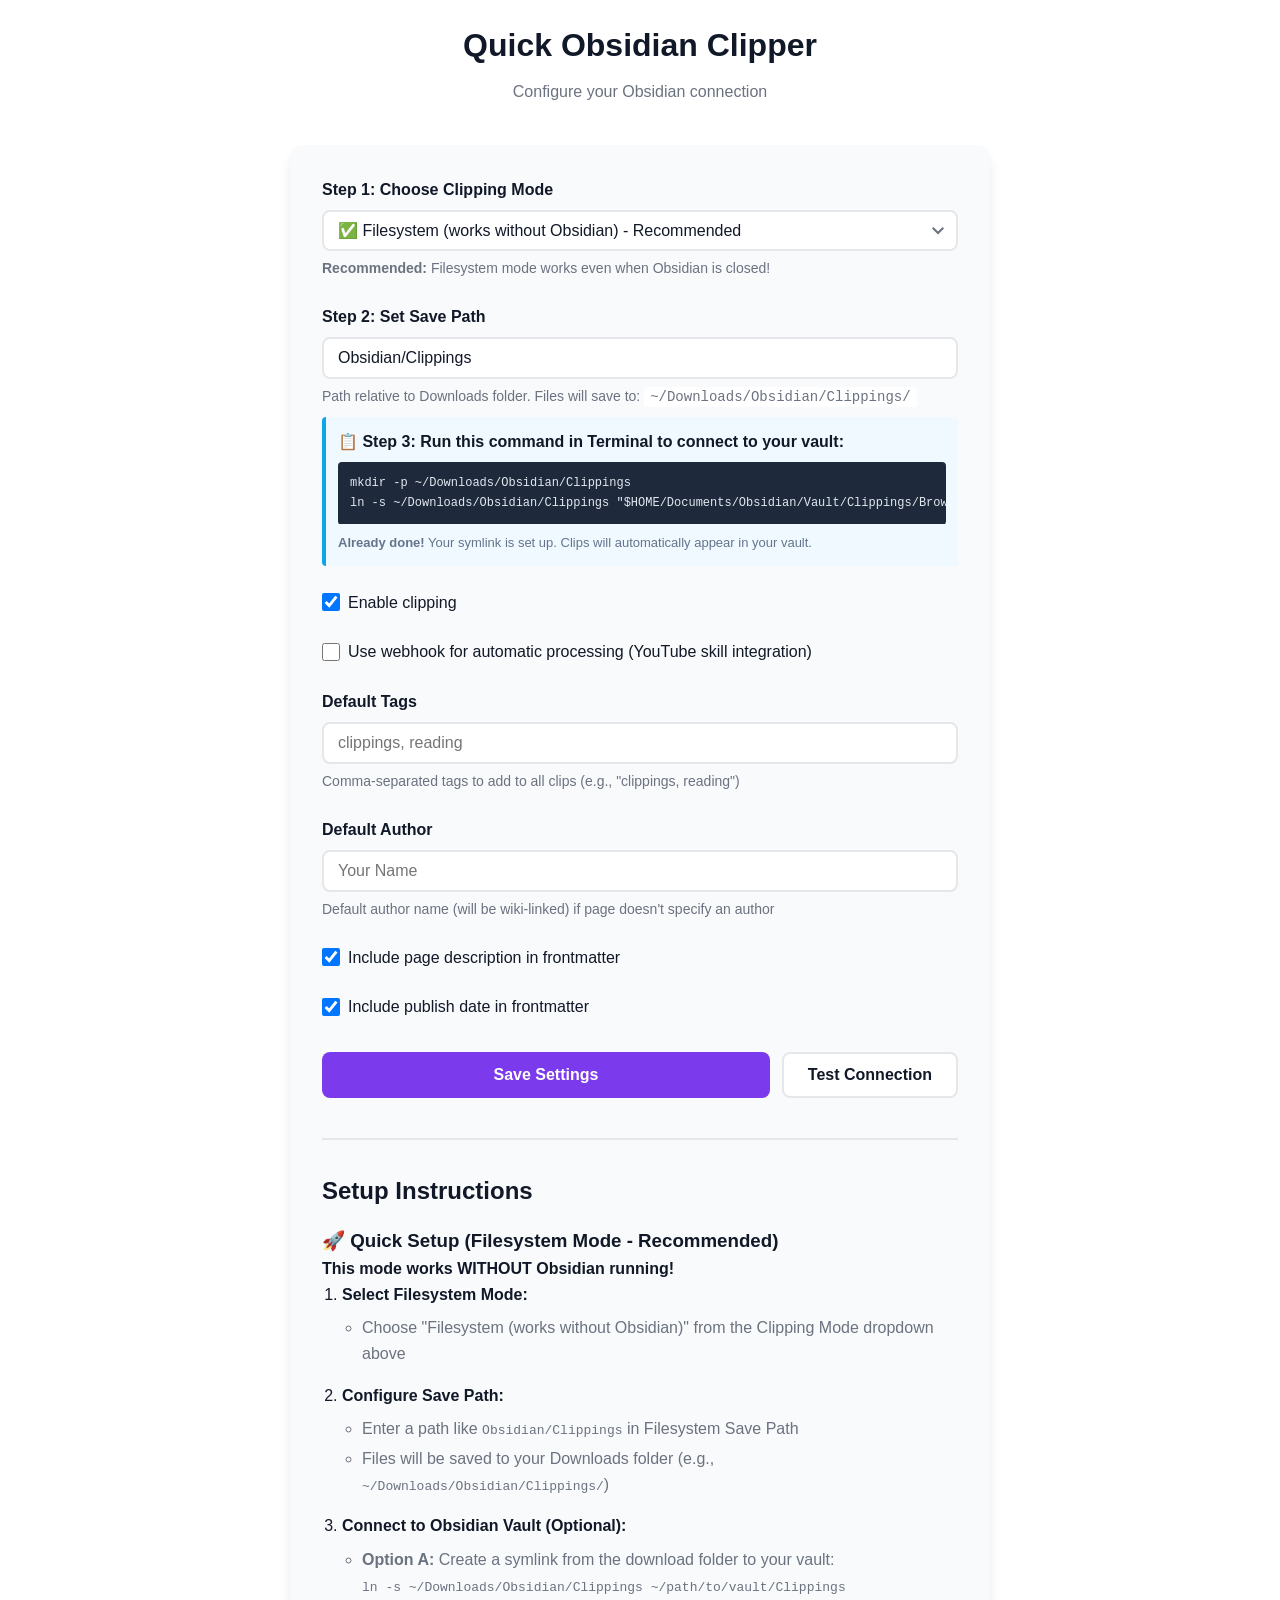
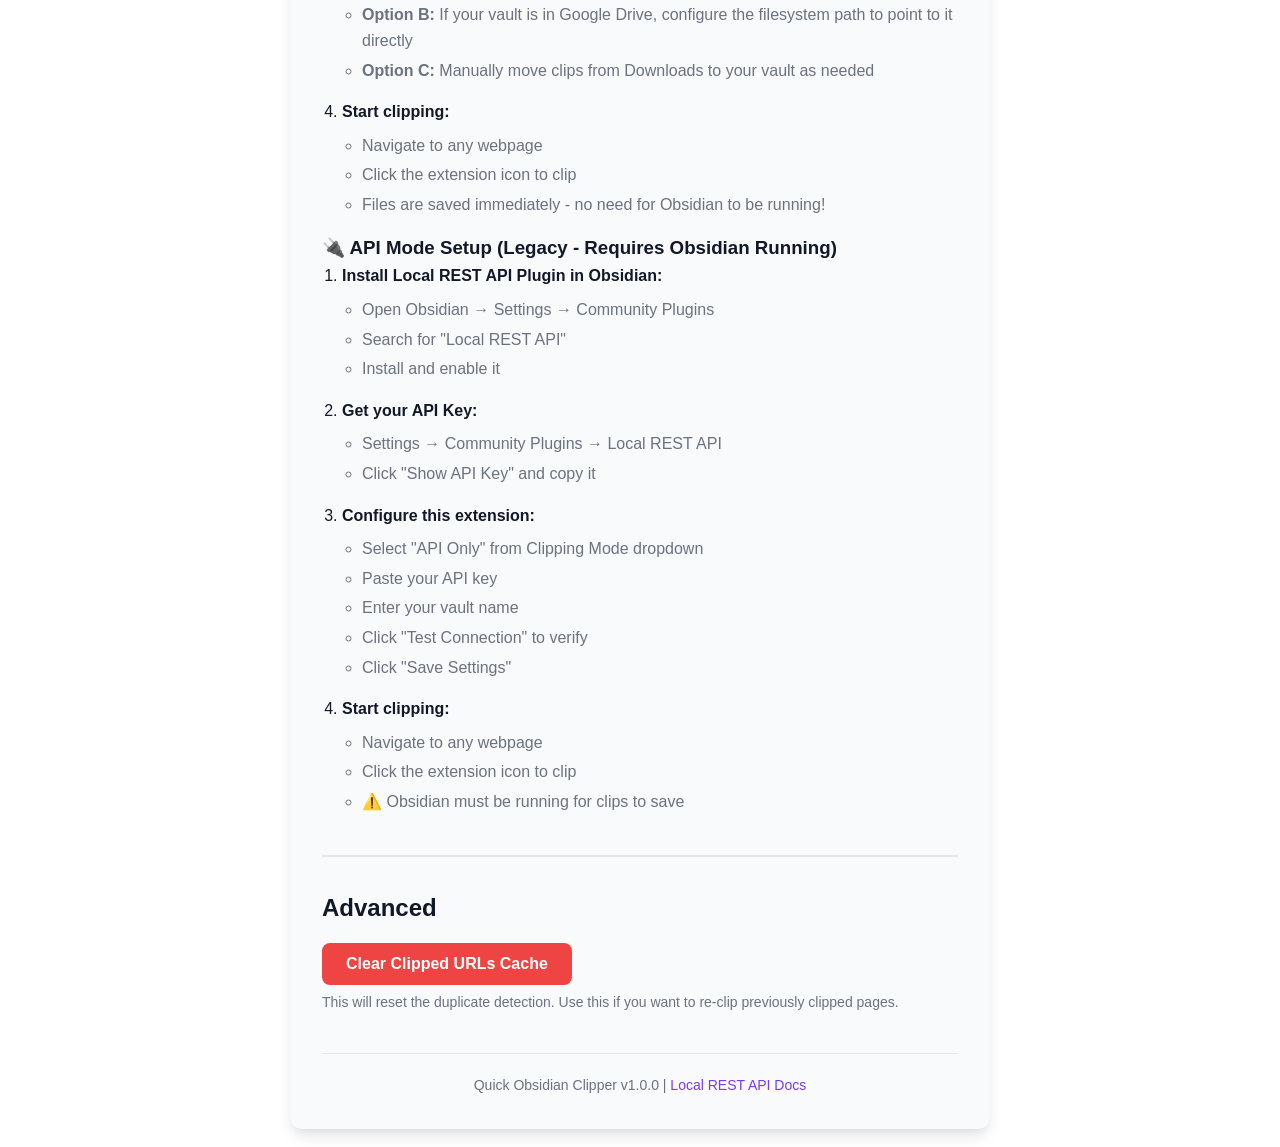
<file: options.html>
<!DOCTYPE html>
<html lang="en">
<head>
  <meta charset="UTF-8">
  <meta name="viewport" content="width=device-width, initial-scale=1.0">
  <title>Quick Obsidian Clipper - Settings</title>
  <link rel="stylesheet" href="options.css">
</head>
<body>
  <div class="container">
    <header>
      <h1>Quick Obsidian Clipper</h1>
      <p class="subtitle">Configure your Obsidian connection</p>
    </header>

    <main>
      <form id="settings-form">

        <div class="form-group">
          <label for="clip-mode">
            <strong>Step 1:</strong> Choose Clipping Mode
          </label>
          <select id="clip-mode">
            <option value="filesystem">✅ Filesystem (works without Obsidian) - Recommended</option>
            <option value="api">API Only (requires Obsidian running)</option>
            <option value="auto">Auto (try Filesystem first, then API)</option>
          </select>
          <p class="help-text">
            <strong>Recommended:</strong> Filesystem mode works even when Obsidian is closed!
          </p>
        </div>

        <div class="form-group" id="filesystem-path-field">
          <label for="filesystem-path">
            <strong>Step 2:</strong> Set Save Path
          </label>
          <input
            type="text"
            id="filesystem-path"
            placeholder="Obsidian/Clippings"
            value="Obsidian/Clippings"
          >
          <p class="help-text">
            Path relative to Downloads folder. Files will save to: <code>~/Downloads/Obsidian/Clippings/</code>
          </p>
          <div style="background: #f0f9ff; border-left: 4px solid #0ea5e9; padding: 12px; margin-top: 8px; border-radius: 4px;">
            <strong>📋 Step 3: Run this command in Terminal to connect to your vault:</strong>
            <pre style="background: #1e293b; color: #e2e8f0; padding: 12px; border-radius: 4px; overflow-x: auto; margin-top: 8px; font-size: 12px;">mkdir -p ~/Downloads/Obsidian/Clippings
ln -s ~/Downloads/Obsidian/Clippings "$HOME/Documents/Obsidian/Vault/Clippings/Browser-Clips"</pre>
            <p style="margin: 8px 0 0 0; font-size: 13px; color: #64748b;">
              <strong>Already done!</strong> Your symlink is set up. Clips will automatically appear in your vault.
            </p>
          </div>
        </div>

        <!-- API FIELDS (hidden in filesystem mode) -->
        <div class="form-group api-field" style="display: none;">
          <label for="api-url">
            Local REST API URL
          </label>
          <input
            type="text"
            id="api-url"
            placeholder="http://localhost:27123"
            value="http://localhost:27123"
          >
          <p class="help-text">
            Use <code>http://localhost:27123</code> (HTTP port)
          </p>
        </div>

        <div class="form-group api-field" style="display: none;">
          <label for="api-key">
            API Key
          </label>
          <input
            type="password"
            id="api-key"
            placeholder="Your API key from Obsidian"
          >
          <p class="help-text">
            Find this in Obsidian: Settings → Community Plugins → Local REST API → Show API Key
          </p>
        </div>

        <div class="form-group api-field" style="display: none;">
          <label for="vault-name">
            Vault Name
          </label>
          <input
            type="text"
            id="vault-name"
            placeholder="MyVault"
          >
          <p class="help-text">
            The exact name of your Obsidian vault
          </p>
        </div>

        <div class="form-group api-field" style="display: none;">
          <label for="folder-path">
            Folder Path (API mode)
          </label>
          <input
            type="text"
            id="folder-path"
            placeholder="Clippings"
          >
          <p class="help-text">
            Folder where clips will be saved via API (leave empty for vault root)
          </p>
        </div>

        <div class="form-group checkbox-group">
          <label>
            <input type="checkbox" id="enabled" checked>
            Enable clipping
          </label>
        </div>


        <div class="form-group checkbox-group">
          <label>
            <input type="checkbox" id="use-webhook">
            Use webhook for automatic processing (YouTube skill integration)
          </label>
        </div>

        <div class="form-group" id="webhook-field" style="display: none;">
          <label for="webhook-url">
            Webhook URL
          </label>
          <input
            type="text"
            id="webhook-url"
            placeholder="http://localhost:3000/webhook"
          >
          <p class="help-text">
            Webhook will receive clip data and can trigger the youtube-transcript skill
          </p>
        </div>

        <div class="form-group">
          <label for="default-tags">
            Default Tags
          </label>
          <input
            type="text"
            id="default-tags"
            placeholder="clippings, reading"
          >
          <p class="help-text">
            Comma-separated tags to add to all clips (e.g., "clippings, reading")
          </p>
        </div>

        <div class="form-group">
          <label for="default-author">
            Default Author
          </label>
          <input
            type="text"
            id="default-author"
            placeholder="Your Name"
          >
          <p class="help-text">
            Default author name (will be wiki-linked) if page doesn't specify an author
          </p>
        </div>

        <div class="form-group checkbox-group">
          <label>
            <input type="checkbox" id="include-description" checked>
            Include page description in frontmatter
          </label>
        </div>

        <div class="form-group checkbox-group">
          <label>
            <input type="checkbox" id="include-publish-date" checked>
            Include publish date in frontmatter
          </label>
        </div>

        <div class="button-group">
          <button type="submit" id="save-button" class="btn btn-primary">
            Save Settings
          </button>
          <button type="button" id="test-button" class="btn btn-secondary">
            Test Connection
          </button>
        </div>

        <div id="status" class="status" style="display: none;"></div>
      </form>

      <section class="section">
        <h2>Setup Instructions</h2>

        <h3>🚀 Quick Setup (Filesystem Mode - Recommended)</h3>
        <p><strong>This mode works WITHOUT Obsidian running!</strong></p>
        <ol class="instructions">
          <li>
            <strong>Select Filesystem Mode:</strong>
            <ul>
              <li>Choose "Filesystem (works without Obsidian)" from the Clipping Mode dropdown above</li>
            </ul>
          </li>
          <li>
            <strong>Configure Save Path:</strong>
            <ul>
              <li>Enter a path like <code>Obsidian/Clippings</code> in Filesystem Save Path</li>
              <li>Files will be saved to your Downloads folder (e.g., <code>~/Downloads/Obsidian/Clippings/</code>)</li>
            </ul>
          </li>
          <li>
            <strong>Connect to Obsidian Vault (Optional):</strong>
            <ul>
              <li><strong>Option A:</strong> Create a symlink from the download folder to your vault:
                <br><code>ln -s ~/Downloads/Obsidian/Clippings ~/path/to/vault/Clippings</code></li>
              <li><strong>Option B:</strong> If your vault is in Google Drive, configure the filesystem path to point to it directly</li>
              <li><strong>Option C:</strong> Manually move clips from Downloads to your vault as needed</li>
            </ul>
          </li>
          <li>
            <strong>Start clipping:</strong>
            <ul>
              <li>Navigate to any webpage</li>
              <li>Click the extension icon to clip</li>
              <li>Files are saved immediately - no need for Obsidian to be running!</li>
            </ul>
          </li>
        </ol>

        <h3>🔌 API Mode Setup (Legacy - Requires Obsidian Running)</h3>
        <ol class="instructions">
          <li>
            <strong>Install Local REST API Plugin in Obsidian:</strong>
            <ul>
              <li>Open Obsidian → Settings → Community Plugins</li>
              <li>Search for "Local REST API"</li>
              <li>Install and enable it</li>
            </ul>
          </li>
          <li>
            <strong>Get your API Key:</strong>
            <ul>
              <li>Settings → Community Plugins → Local REST API</li>
              <li>Click "Show API Key" and copy it</li>
            </ul>
          </li>
          <li>
            <strong>Configure this extension:</strong>
            <ul>
              <li>Select "API Only" from Clipping Mode dropdown</li>
              <li>Paste your API key</li>
              <li>Enter your vault name</li>
              <li>Click "Test Connection" to verify</li>
              <li>Click "Save Settings"</li>
            </ul>
          </li>
          <li>
            <strong>Start clipping:</strong>
            <ul>
              <li>Navigate to any webpage</li>
              <li>Click the extension icon to clip</li>
              <li>⚠️ Obsidian must be running for clips to save</li>
            </ul>
          </li>
        </ol>
      </section>

      <section class="section">
        <h2>Advanced</h2>
        <button type="button" id="clear-cache" class="btn btn-danger">
          Clear Clipped URLs Cache
        </button>
        <p class="help-text">
          This will reset the duplicate detection. Use this if you want to re-clip previously clipped pages.
        </p>
      </section>

      <footer class="footer">
        <p>
          Quick Obsidian Clipper v1.0.0 |
          <a href="https://github.com/coddingtonbear/obsidian-local-rest-api" target="_blank">
            Local REST API Docs
          </a>
        </p>
      </footer>
    </main>
  </div>

  <script src="options.js"></script>
</body>
</html>
</file>
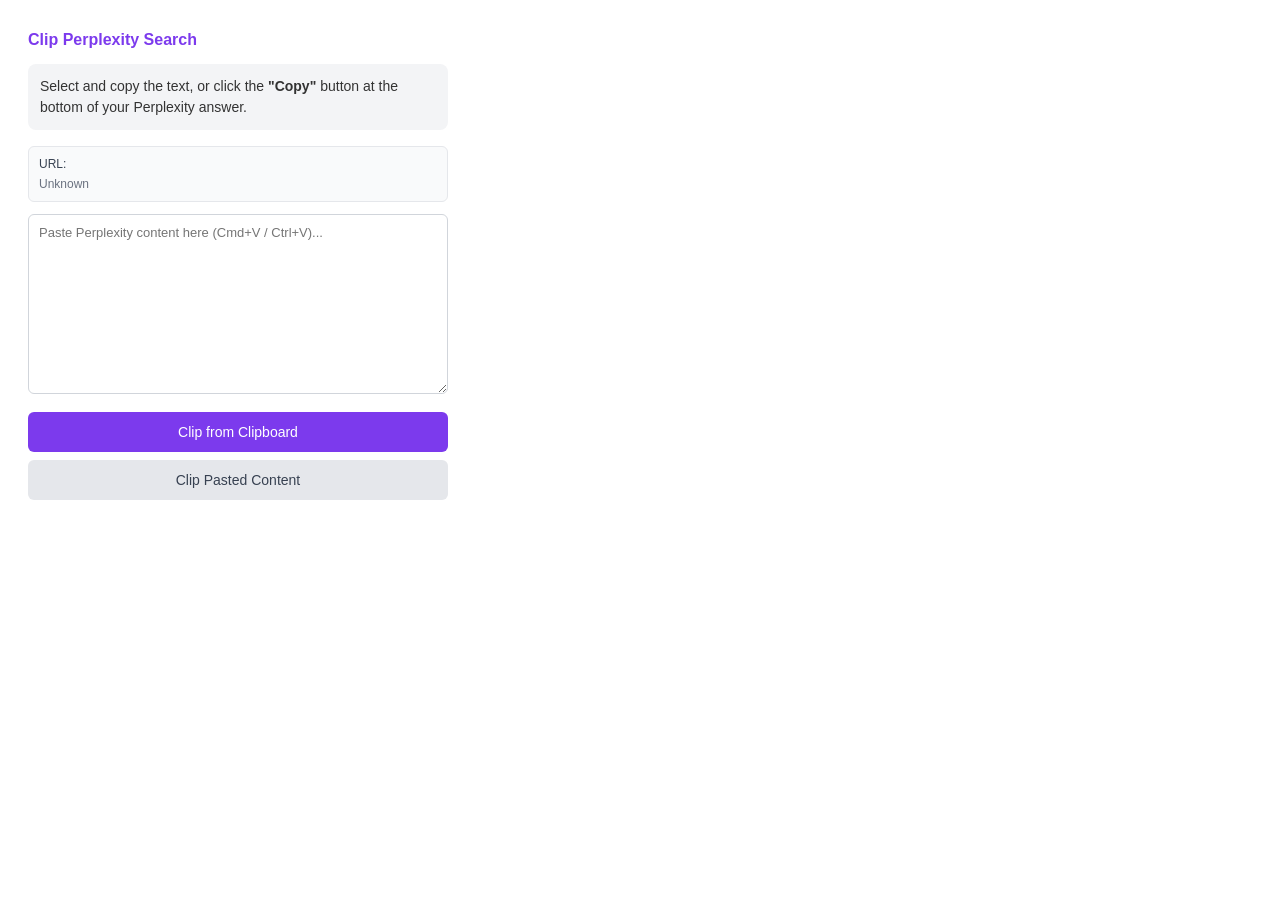
<file: perplexity-popup.html>
<!DOCTYPE html>
<html>
<head>
  <meta charset="UTF-8">
  <style>
    body {
      width: 420px;
      padding: 20px;
      font-family: -apple-system, BlinkMacSystemFont, 'Segoe UI', Roboto, sans-serif;
      font-size: 14px;
      line-height: 1.5;
      color: #333;
    }
    h3 {
      margin: 0 0 12px 0;
      color: #7c3aed;
      font-size: 16px;
    }
    .instructions {
      background: #f3f4f6;
      border-radius: 8px;
      padding: 12px;
      margin-bottom: 16px;
    }
    .instructions p {
      margin: 0;
    }
    .url-display {
      background: #f9fafb;
      border: 1px solid #e5e7eb;
      border-radius: 6px;
      padding: 8px 10px;
      margin-bottom: 12px;
      font-size: 12px;
      color: #6b7280;
      word-break: break-all;
    }
    .url-label {
      font-weight: 500;
      color: #374151;
      margin-bottom: 2px;
    }
    .btn {
      width: 100%;
      padding: 12px 16px;
      border: none;
      border-radius: 6px;
      font-size: 14px;
      font-weight: 500;
      cursor: pointer;
      margin-bottom: 8px;
      transition: background 0.2s;
    }
    .btn-primary {
      background: #7c3aed;
      color: white;
    }
    .btn-primary:hover {
      background: #6d28d9;
    }
    .btn-secondary {
      background: #e5e7eb;
      color: #374151;
    }
    .btn-secondary:hover {
      background: #d1d5db;
    }
    .status {
      text-align: center;
      padding: 10px;
      border-radius: 6px;
      margin-top: 8px;
      display: none;
    }
    .status.success {
      display: block;
      background: #d1fae5;
      color: #065f46;
    }
    .status.error {
      display: block;
      background: #fee2e2;
      color: #991b1b;
    }
    textarea {
      width: 100%;
      height: 180px;
      padding: 10px;
      border: 1px solid #d1d5db;
      border-radius: 6px;
      font-family: inherit;
      font-size: 13px;
      resize: vertical;
      box-sizing: border-box;
      margin-bottom: 12px;
    }
    textarea:focus {
      outline: none;
      border-color: #7c3aed;
    }
  </style>
</head>
<body>
  <h3>Clip Perplexity Search</h3>

  <div class="instructions">
    <p>Select and copy the text, or click the <strong>"Copy"</strong> button at the bottom of your Perplexity answer.</p>
  </div>

  <div class="url-display">
    <div class="url-label">URL:</div>
    <div id="pageUrl">Loading...</div>
  </div>

  <textarea id="content" placeholder="Paste Perplexity content here (Cmd+V / Ctrl+V)..."></textarea>

  <button id="clipFromClipboard" class="btn btn-primary">Clip from Clipboard</button>
  <button id="clipFromTextarea" class="btn btn-secondary">Clip Pasted Content</button>

  <div id="status" class="status"></div>

  <script src="perplexity-popup.js"></script>
</body>
</html>
</file>
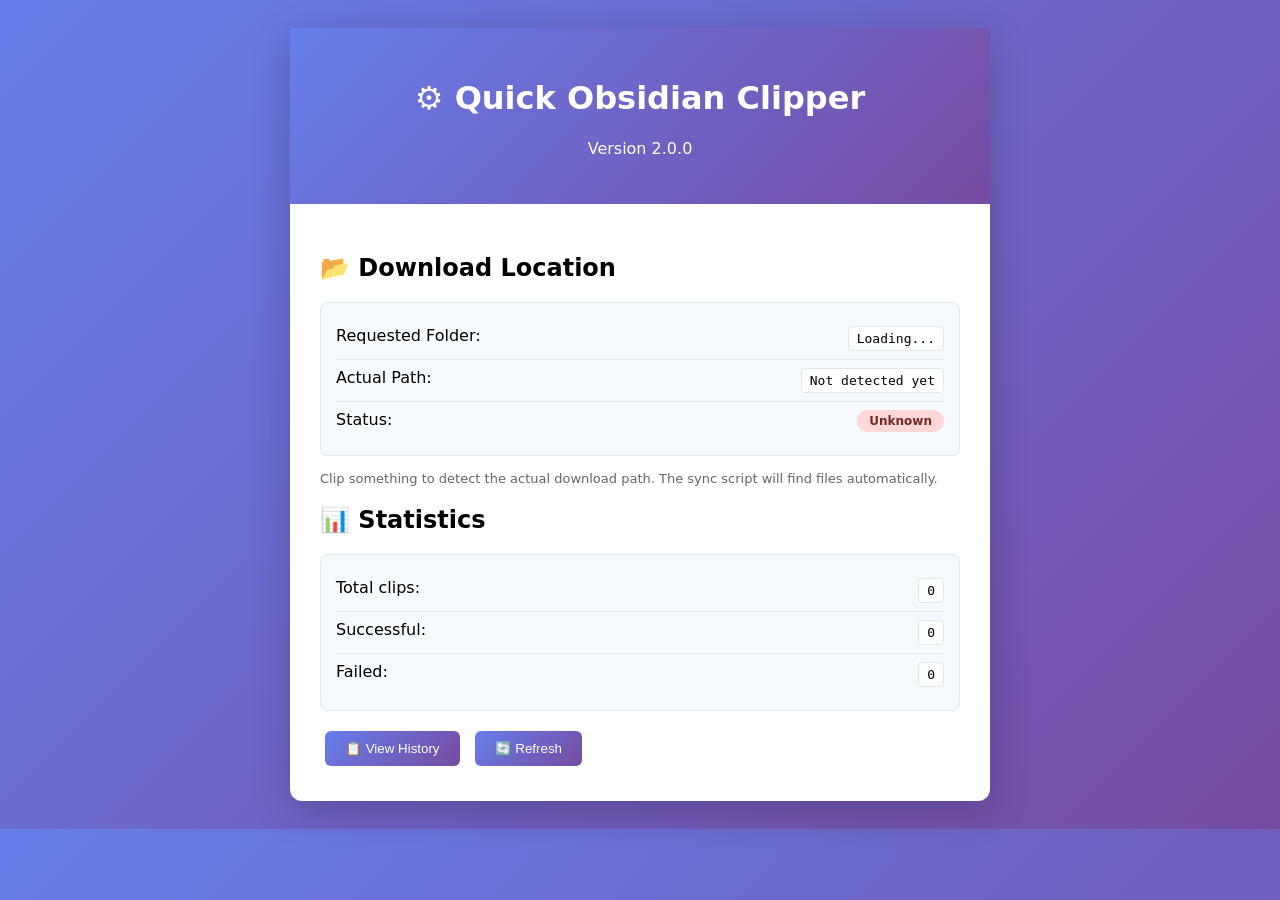
<file: archive/options-new.html>
<!DOCTYPE html>
<html lang="en">
<head>
  <meta charset="UTF-8">
  <title>Quick Obsidian Clipper - Settings</title>
  <style>
    body { font-family: system-ui; background: linear-gradient(135deg, #667eea 0%, #764ba2 100%); padding: 20px; }
    .container { max-width: 700px; margin: 0 auto; background: white; border-radius: 12px; box-shadow: 0 10px 40px rgba(0,0,0,0.2); }
    .header { background: linear-gradient(135deg, #667eea 0%, #764ba2 100%); color: white; padding: 30px; text-align: center; }
    .content { padding: 30px; }
    .info-box { background: #f7fafc; border: 1px solid #e2e8f0; border-radius: 8px; padding: 15px; margin-bottom: 15px; }
    .info-row { display: flex; justify-content: space-between; padding: 8px 0; border-bottom: 1px solid #e2e8f0; }
    .info-row:last-child { border-bottom: none; }
    .info-value { font-family: monospace; background: white; padding: 4px 8px; border-radius: 4px; border: 1px solid #e2e8f0; }
    .status-badge { padding: 4px 12px; border-radius: 20px; font-size: 12px; font-weight: 600; }
    .status-detected { background: #c6f6d5; color: #22543d; }
    .status-unknown { background: #fed7d7; color: #742a2a; }
    .btn { padding: 10px 20px; border: none; border-radius: 6px; cursor: pointer; margin: 5px; }
    .btn-primary { background: linear-gradient(135deg, #667eea 0%, #764ba2 100%); color: white; }
  </style>
</head>
<body>
  <div class="container">
    <div class="header">
      <h1>⚙️ Quick Obsidian Clipper</h1>
      <p>Version 2.0.0</p>
    </div>
    <div class="content">
      <h2>📂 Download Location</h2>
      <div class="info-box">
        <div class="info-row">
          <span>Requested Folder:</span>
          <span class="info-value" id="requested-folder">Loading...</span>
        </div>
        <div class="info-row">
          <span>Actual Path:</span>
          <span class="info-value" id="actual-path">Not detected yet</span>
        </div>
        <div class="info-row">
          <span>Status:</span>
          <span class="status-badge status-unknown" id="path-status">Unknown</span>
        </div>
      </div>
      <p style="color: #666; font-size: 13px;">Clip something to detect the actual download path. The sync script will find files automatically.</p>

      <h2>📊 Statistics</h2>
      <div class="info-box">
        <div class="info-row">
          <span>Total clips:</span>
          <span class="info-value" id="total-clips">0</span>
        </div>
        <div class="info-row">
          <span>Successful:</span>
          <span class="info-value" id="successful-clips">0</span>
        </div>
        <div class="info-row">
          <span>Failed:</span>
          <span class="info-value" id="failed-clips">0</span>
        </div>
      </div>

      <div>
        <button class="btn btn-primary" id="view-history">📋 View History</button>
        <button class="btn btn-primary" id="refresh-stats">🔄 Refresh</button>
      </div>
    </div>
  </div>
  <script src="options-new.js"></script>
</body>
</html>
</file>
<file: options.css>
:root {
  --primary-color: #7c3aed;
  --primary-hover: #6d28d9;
  --success-color: #22c55e;
  --error-color: #ef4444;
  --bg-color: #ffffff;
  --surface-color: #f9fafb;
  --border-color: #e5e7eb;
  --text-color: #111827;
  --text-secondary: #6b7280;
  --shadow: 0 1px 3px 0 rgba(0, 0, 0, 0.1), 0 1px 2px 0 rgba(0, 0, 0, 0.06);
  --shadow-lg: 0 10px 15px -3px rgba(0, 0, 0, 0.1), 0 4px 6px -2px rgba(0, 0, 0, 0.05);
}

@media (prefers-color-scheme: dark) {
  :root {
    --bg-color: #111827;
    --surface-color: #1f2937;
    --border-color: #374151;
    --text-color: #f9fafb;
    --text-secondary: #9ca3af;
  }
}

* {
  margin: 0;
  padding: 0;
  box-sizing: border-box;
}

body {
  font-family: -apple-system, BlinkMacSystemFont, "Segoe UI", Roboto, "Helvetica Neue", Arial, sans-serif;
  background-color: var(--bg-color);
  color: var(--text-color);
  line-height: 1.6;
  padding: 20px;
}

.container {
  max-width: 700px;
  margin: 0 auto;
}

header {
  text-align: center;
  margin-bottom: 40px;
}

h1 {
  font-size: 2rem;
  font-weight: 700;
  margin-bottom: 8px;
  color: var(--text-color);
}

.subtitle {
  color: var(--text-secondary);
  font-size: 1rem;
}

main {
  background: var(--surface-color);
  border-radius: 12px;
  padding: 32px;
  box-shadow: var(--shadow-lg);
}

.form-group {
  margin-bottom: 24px;
}

label {
  display: block;
  font-weight: 600;
  margin-bottom: 8px;
  color: var(--text-color);
}

.required {
  color: var(--error-color);
}

input[type="text"],
input[type="password"],
select {
  width: 100%;
  padding: 10px 14px;
  border: 2px solid var(--border-color);
  border-radius: 8px;
  font-size: 1rem;
  background: var(--bg-color);
  color: var(--text-color);
  transition: border-color 0.2s;
  font-family: inherit;
}

select {
  cursor: pointer;
  appearance: none;
  background-image: url('data:image/svg+xml;charset=UTF-8,<svg xmlns="http://www.w3.org/2000/svg" width="12" height="8" viewBox="0 0 12 8"><path fill="%236b7280" d="M1.41 0L6 4.59L10.59 0L12 1.41l-6 6l-6-6z"/></svg>');
  background-repeat: no-repeat;
  background-position: right 12px center;
  padding-right: 36px;
}

input[type="text"]:focus,
input[type="password"]:focus,
select:focus {
  outline: none;
  border-color: var(--primary-color);
}

select:hover {
  border-color: var(--text-secondary);
}

.help-text {
  font-size: 0.875rem;
  color: var(--text-secondary);
  margin-top: 6px;
}

.help-text code {
  background: var(--bg-color);
  padding: 2px 6px;
  border-radius: 4px;
  font-family: "SF Mono", Monaco, "Cascadia Code", monospace;
  font-size: 0.875rem;
}

.checkbox-group label {
  display: flex;
  align-items: center;
  gap: 8px;
  font-weight: normal;
  cursor: pointer;
}

input[type="checkbox"] {
  width: 18px;
  height: 18px;
  cursor: pointer;
}

.button-group {
  display: flex;
  gap: 12px;
  margin-top: 32px;
}

.btn {
  padding: 12px 24px;
  border: none;
  border-radius: 8px;
  font-size: 1rem;
  font-weight: 600;
  cursor: pointer;
  transition: all 0.2s;
}

.btn:disabled {
  opacity: 0.5;
  cursor: not-allowed;
}

.btn-primary {
  background: var(--primary-color);
  color: white;
  flex: 1;
}

.btn-primary:hover:not(:disabled) {
  background: var(--primary-hover);
  transform: translateY(-1px);
  box-shadow: var(--shadow);
}

.btn-secondary {
  background: var(--bg-color);
  color: var(--text-color);
  border: 2px solid var(--border-color);
}

.btn-secondary:hover:not(:disabled) {
  background: var(--border-color);
}

.btn-danger {
  background: var(--error-color);
  color: white;
}

.btn-danger:hover:not(:disabled) {
  background: #dc2626;
}

.status {
  margin-top: 20px;
  padding: 12px 16px;
  border-radius: 8px;
  font-weight: 500;
}

.status.success {
  background: rgba(34, 197, 94, 0.1);
  color: var(--success-color);
  border: 1px solid var(--success-color);
}

.status.error {
  background: rgba(239, 68, 68, 0.1);
  color: var(--error-color);
  border: 1px solid var(--error-color);
}

.section {
  margin-top: 40px;
  padding-top: 32px;
  border-top: 2px solid var(--border-color);
}

.section h2 {
  font-size: 1.5rem;
  margin-bottom: 16px;
  color: var(--text-color);
}

.instructions {
  padding-left: 20px;
  color: var(--text-color);
}

.instructions li {
  margin-bottom: 16px;
}

.instructions ul {
  margin-top: 8px;
  padding-left: 20px;
  color: var(--text-secondary);
}

.instructions ul li {
  margin-bottom: 4px;
}

.footer {
  margin-top: 40px;
  padding-top: 20px;
  border-top: 1px solid var(--border-color);
  text-align: center;
  color: var(--text-secondary);
  font-size: 0.875rem;
}

.footer a {
  color: var(--primary-color);
  text-decoration: none;
}

.footer a:hover {
  text-decoration: underline;
}
</file>
